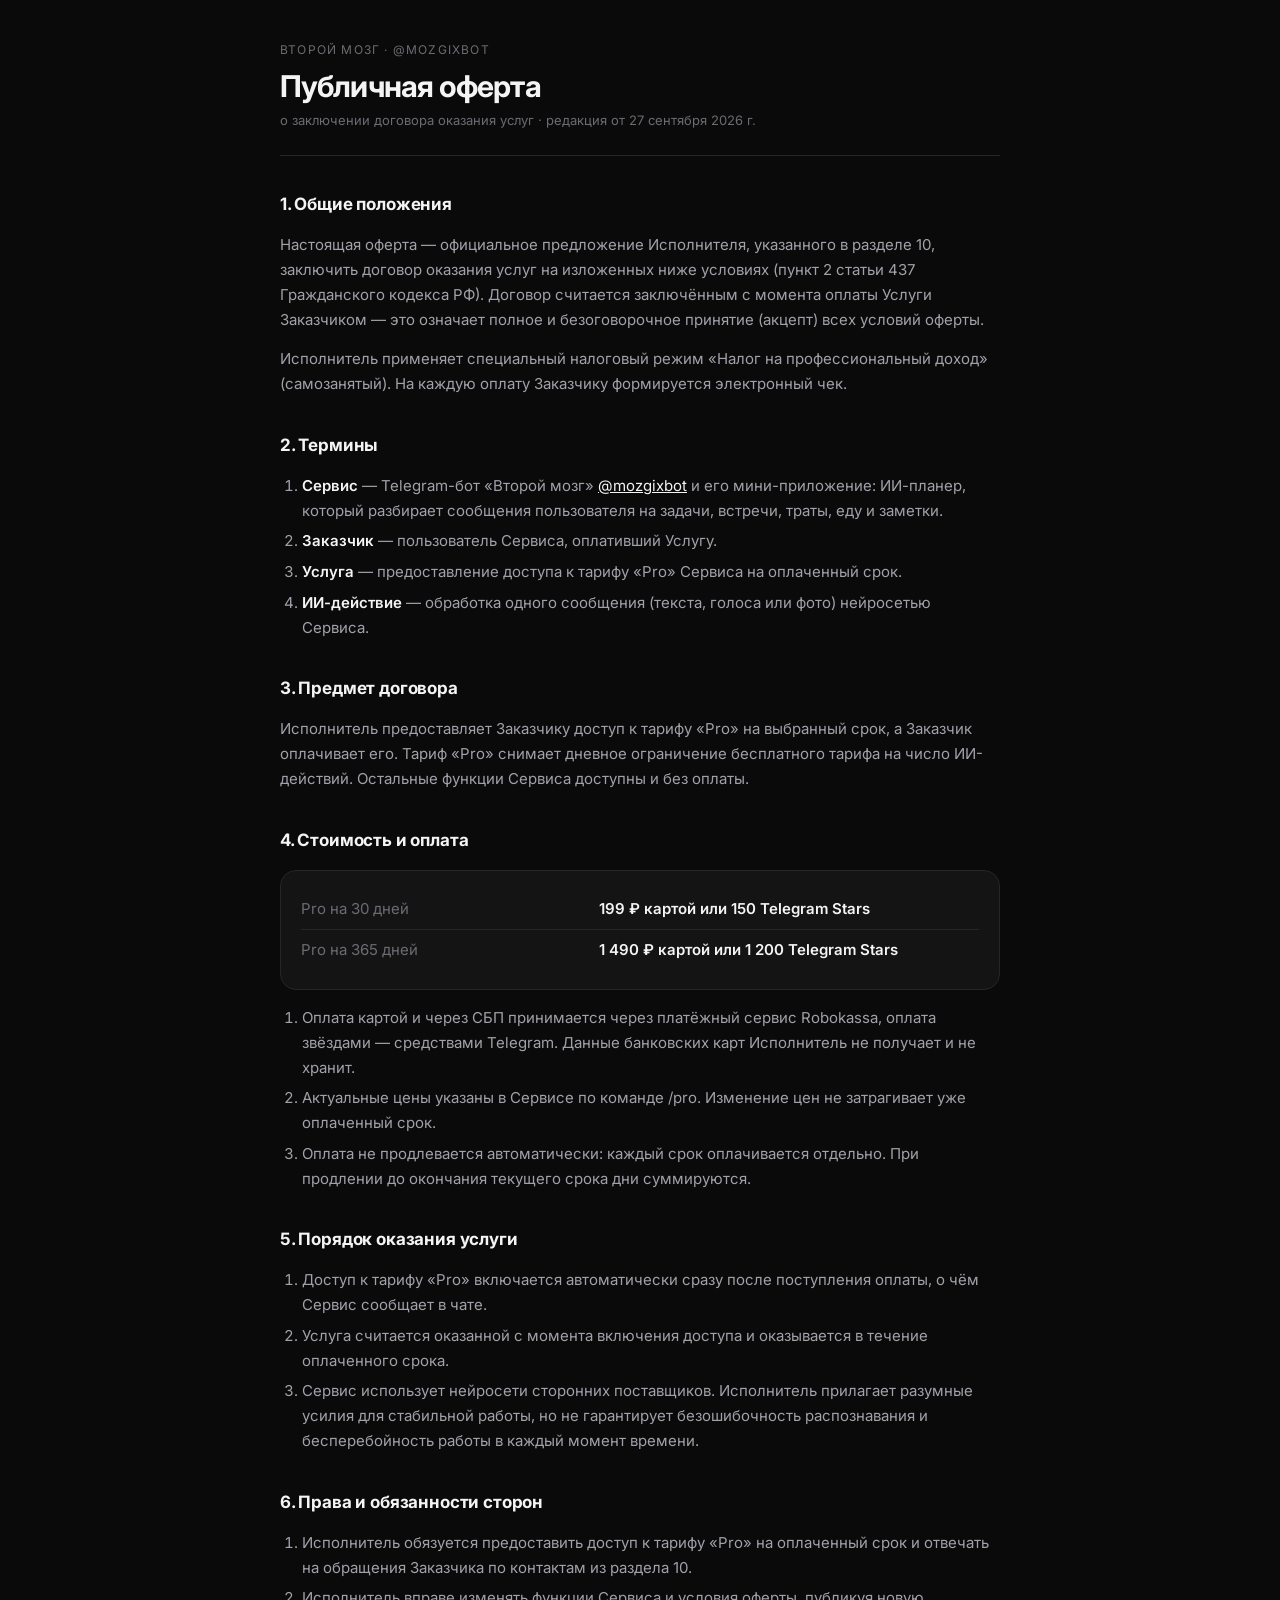
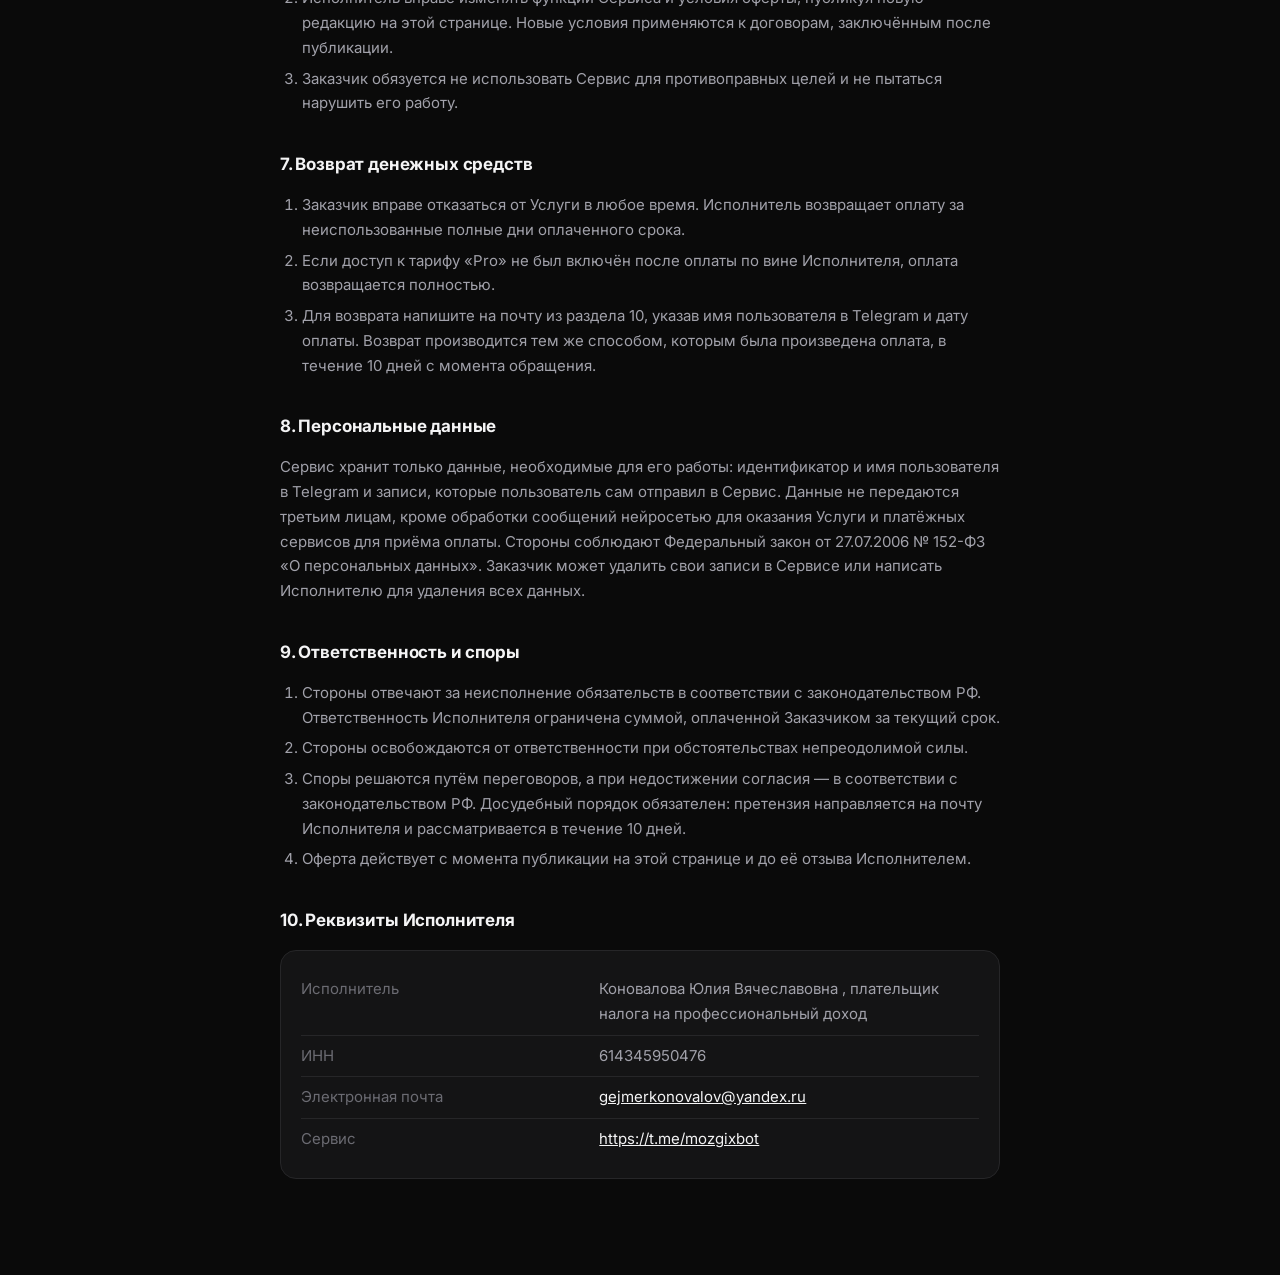
<file: oferta.html>
<!doctype html>
<html lang="ru">
<head>
  <meta charset="utf-8">
  <meta name="viewport" content="width=device-width, initial-scale=1">
  <title>Публичная оферта — Второй мозг</title>
  <link rel="icon" href="icon.svg" type="image/svg+xml">
  <link rel="preconnect" href="https://fonts.googleapis.com">
  <link rel="preconnect" href="https://fonts.gstatic.com" crossorigin>
  <link href="https://fonts.googleapis.com/css2?family=Inter:wght@400;500;600;700&display=swap" rel="stylesheet">
  <style>
    :root { --bg: #0a0a0a; --surface: #141415; --line: #262628; --text: #f4f4f5; --text-2: #a1a1aa; --text-3: #6b6b72; color-scheme: dark; }
    * { box-sizing: border-box; }
    body { margin: 0; background: var(--bg); color: var(--text); font: 15px/1.65 Inter, -apple-system, "Segoe UI", Roboto, sans-serif; -webkit-font-smoothing: antialiased; }
    main { max-width: 760px; margin: 0 auto; padding: 40px 20px 80px; }
    header { border-bottom: 1px solid var(--line); padding-bottom: 24px; margin-bottom: 28px; }
    .kicker { font-size: 12px; letter-spacing: .1em; text-transform: uppercase; color: var(--text-3); }
    h1 { font-size: 30px; line-height: 1.2; letter-spacing: -0.03em; margin: 8px 0 6px; }
    .date { color: var(--text-3); font-size: 13px; }
    h2 { font-size: 17px; letter-spacing: -0.01em; margin: 34px 0 10px; }
    p, li { color: var(--text-2); }
    ol { padding-left: 22px; }
    li { margin: 6px 0; }
    b, strong { color: var(--text); font-weight: 600; }
    a { color: var(--text); }
    .card { background: var(--surface); border: 1px solid var(--line); border-radius: 16px; padding: 18px 20px; margin: 16px 0; }
    table { width: 100%; border-collapse: collapse; }
    td { padding: 8px 0; border-top: 1px solid var(--line); vertical-align: top; color: var(--text-2); }
    tr:first-child td { border-top: 0; }
    td:first-child { color: var(--text-3); width: 44%; padding-right: 12px; }
    .price td:last-child { color: var(--text); font-weight: 600; }
  </style>
</head>
<body>
<main>
  <header>
    <div class="kicker">Второй мозг · @mozgixbot</div>
    <h1>Публичная оферта</h1>
    <div class="date">о заключении договора оказания услуг · редакция от 27 сентября 2026 г.</div>
  </header>

  <h2>1. Общие положения</h2>
  <p>Настоящая оферта — официальное предложение Исполнителя, указанного в разделе 10, заключить договор оказания услуг на изложенных ниже условиях (пункт 2 статьи 437 Гражданского кодекса РФ). Договор считается заключённым с момента оплаты Услуги Заказчиком — это означает полное и безоговорочное принятие (акцепт) всех условий оферты.</p>
  <p>Исполнитель применяет специальный налоговый режим «Налог на профессиональный доход» (самозанятый). На каждую оплату Заказчику формируется электронный чек.</p>

  <h2>2. Термины</h2>
  <ol>
    <li><b>Сервис</b> — Telegram-бот «Второй мозг» <a href="https://t.me/mozgixbot">@mozgixbot</a> и его мини-приложение: ИИ-планер, который разбирает сообщения пользователя на задачи, встречи, траты, еду и заметки.</li>
    <li><b>Заказчик</b> — пользователь Сервиса, оплативший Услугу.</li>
    <li><b>Услуга</b> — предоставление доступа к тарифу «Pro» Сервиса на оплаченный срок.</li>
    <li><b>ИИ-действие</b> — обработка одного сообщения (текста, голоса или фото) нейросетью Сервиса.</li>
  </ol>

  <h2>3. Предмет договора</h2>
  <p>Исполнитель предоставляет Заказчику доступ к тарифу «Pro» на выбранный срок, а Заказчик оплачивает его. Тариф «Pro» снимает дневное ограничение бесплатного тарифа на число ИИ-действий. Остальные функции Сервиса доступны и без оплаты.</p>

  <h2>4. Стоимость и оплата</h2>
  <div class="card">
    <table class="price">
      <tr><td>Pro на 30 дней</td><td>199 ₽ картой или 150 Telegram Stars</td></tr>
      <tr><td>Pro на 365 дней</td><td>1 490 ₽ картой или 1 200 Telegram Stars</td></tr>
    </table>
  </div>
  <ol>
    <li>Оплата картой и через СБП принимается через платёжный сервис Robokassa, оплата звёздами — средствами Telegram. Данные банковских карт Исполнитель не получает и не хранит.</li>
    <li>Актуальные цены указаны в Сервисе по команде /pro. Изменение цен не затрагивает уже оплаченный срок.</li>
    <li>Оплата не продлевается автоматически: каждый срок оплачивается отдельно. При продлении до окончания текущего срока дни суммируются.</li>
  </ol>

  <h2>5. Порядок оказания услуги</h2>
  <ol>
    <li>Доступ к тарифу «Pro» включается автоматически сразу после поступления оплаты, о чём Сервис сообщает в чате.</li>
    <li>Услуга считается оказанной с момента включения доступа и оказывается в течение оплаченного срока.</li>
    <li>Сервис использует нейросети сторонних поставщиков. Исполнитель прилагает разумные усилия для стабильной работы, но не гарантирует безошибочность распознавания и бесперебойность работы в каждый момент времени.</li>
  </ol>

  <h2>6. Права и обязанности сторон</h2>
  <ol>
    <li>Исполнитель обязуется предоставить доступ к тарифу «Pro» на оплаченный срок и отвечать на обращения Заказчика по контактам из раздела 10.</li>
    <li>Исполнитель вправе изменять функции Сервиса и условия оферты, публикуя новую редакцию на этой странице. Новые условия применяются к договорам, заключённым после публикации.</li>
    <li>Заказчик обязуется не использовать Сервис для противоправных целей и не пытаться нарушить его работу.</li>
  </ol>

  <h2>7. Возврат денежных средств</h2>
  <ol>
    <li>Заказчик вправе отказаться от Услуги в любое время. Исполнитель возвращает оплату за неиспользованные полные дни оплаченного срока.</li>
    <li>Если доступ к тарифу «Pro» не был включён после оплаты по вине Исполнителя, оплата возвращается полностью.</li>
    <li>Для возврата напишите на почту из раздела 10, указав имя пользователя в Telegram и дату оплаты. Возврат производится тем же способом, которым была произведена оплата, в течение 10 дней с момента обращения.</li>
  </ol>

  <h2>8. Персональные данные</h2>
  <p>Сервис хранит только данные, необходимые для его работы: идентификатор и имя пользователя в Telegram и записи, которые пользователь сам отправил в Сервис. Данные не передаются третьим лицам, кроме обработки сообщений нейросетью для оказания Услуги и платёжных сервисов для приёма оплаты. Стороны соблюдают Федеральный закон от 27.07.2006 № 152-ФЗ «О персональных данных». Заказчик может удалить свои записи в Сервисе или написать Исполнителю для удаления всех данных.</p>

  <h2>9. Ответственность и споры</h2>
  <ol>
    <li>Стороны отвечают за неисполнение обязательств в соответствии с законодательством РФ. Ответственность Исполнителя ограничена суммой, оплаченной Заказчиком за текущий срок.</li>
    <li>Стороны освобождаются от ответственности при обстоятельствах непреодолимой силы.</li>
    <li>Споры решаются путём переговоров, а при недостижении согласия — в соответствии с законодательством РФ. Досудебный порядок обязателен: претензия направляется на почту Исполнителя и рассматривается в течение 10 дней.</li>
    <li>Оферта действует с момента публикации на этой странице и до её отзыва Исполнителем.</li>
  </ol>

  <h2>10. Реквизиты Исполнителя</h2>
  <div class="card">
    <table>
      <tr><td>Исполнитель</td><td>Коновалова Юлия Вячеславовна , плательщик налога на профессиональный доход</td></tr>
      <tr><td>ИНН</td><td>614345950476</td></tr>
      <tr><td>Электронная почта</td><td><a href="mailto:gejmerkonovalov@yandex.ru">gejmerkonovalov@yandex.ru</a></td></tr>
      <tr><td>Сервис</td><td><a href="https://t.me/mozgixbot">https://t.me/mozgixbot</a></td></tr>
    </table>
  </div>
</main>
</body>
</html>
</file>
